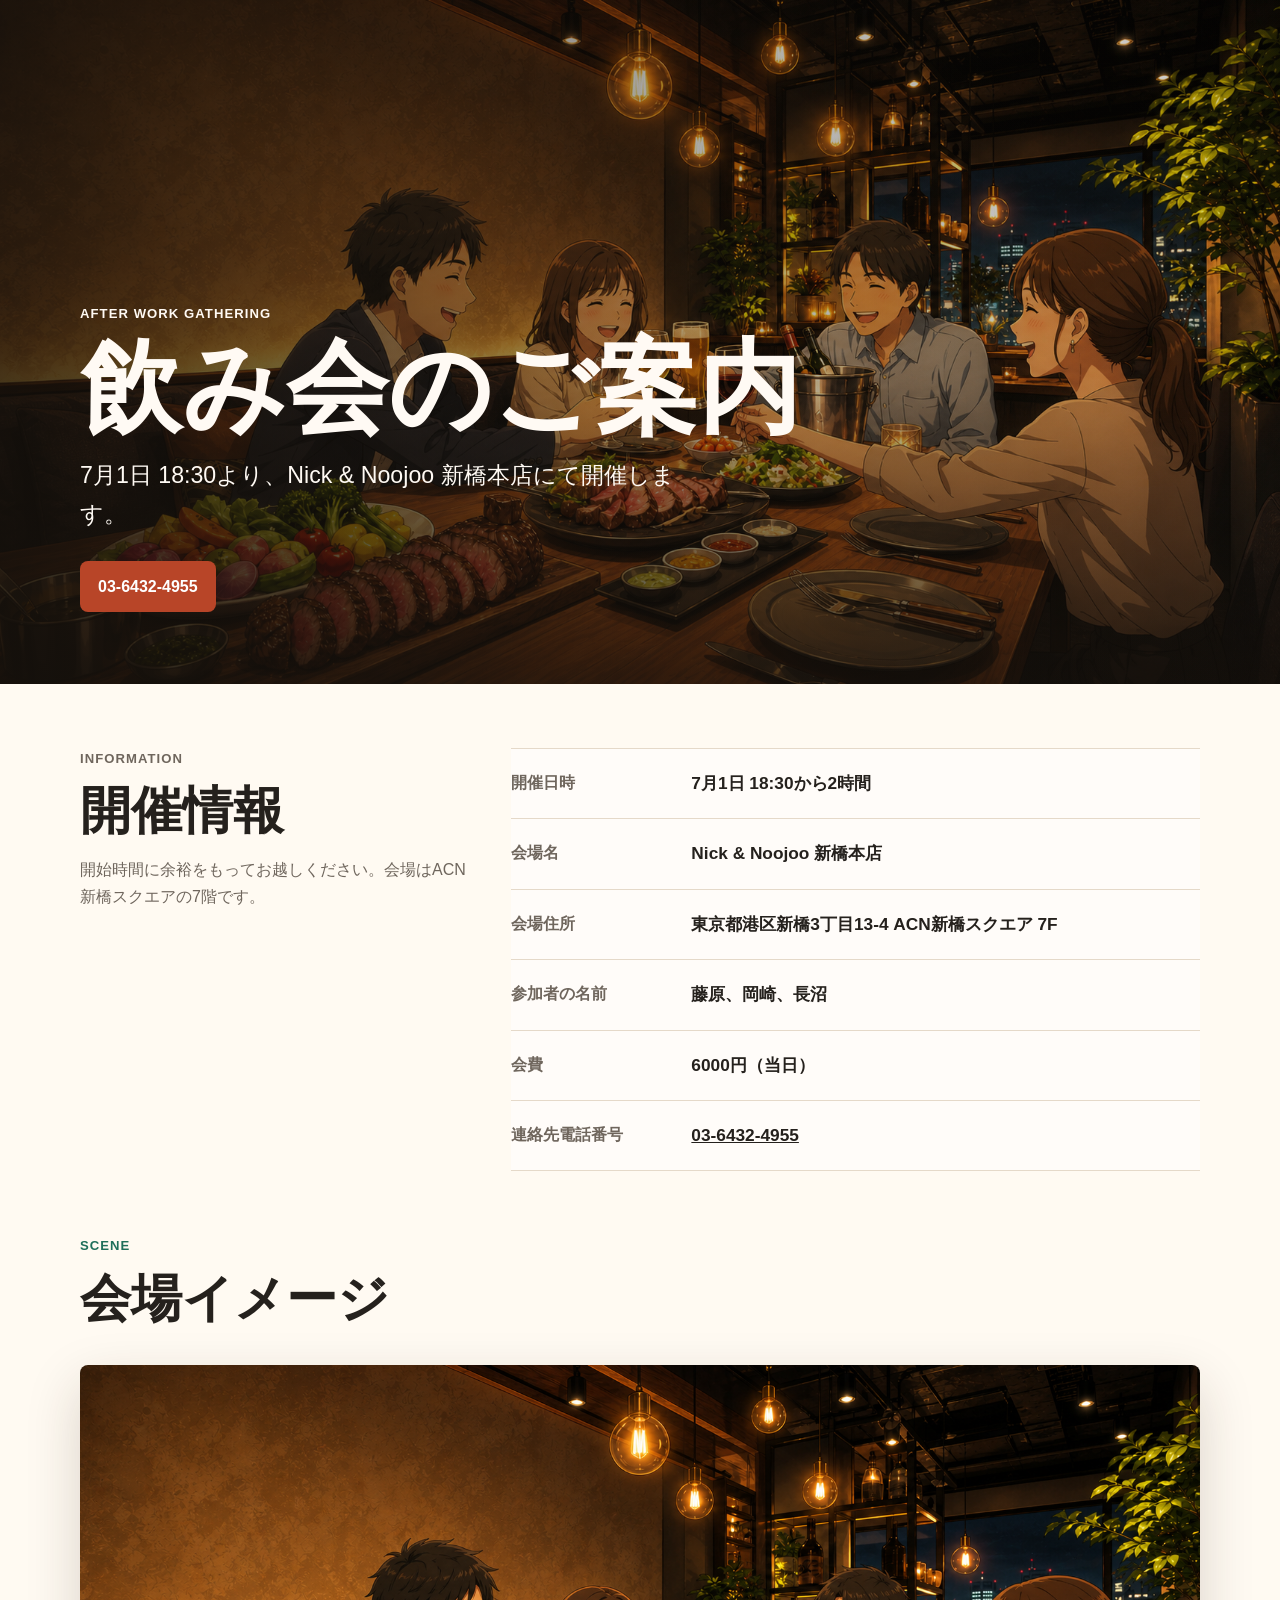
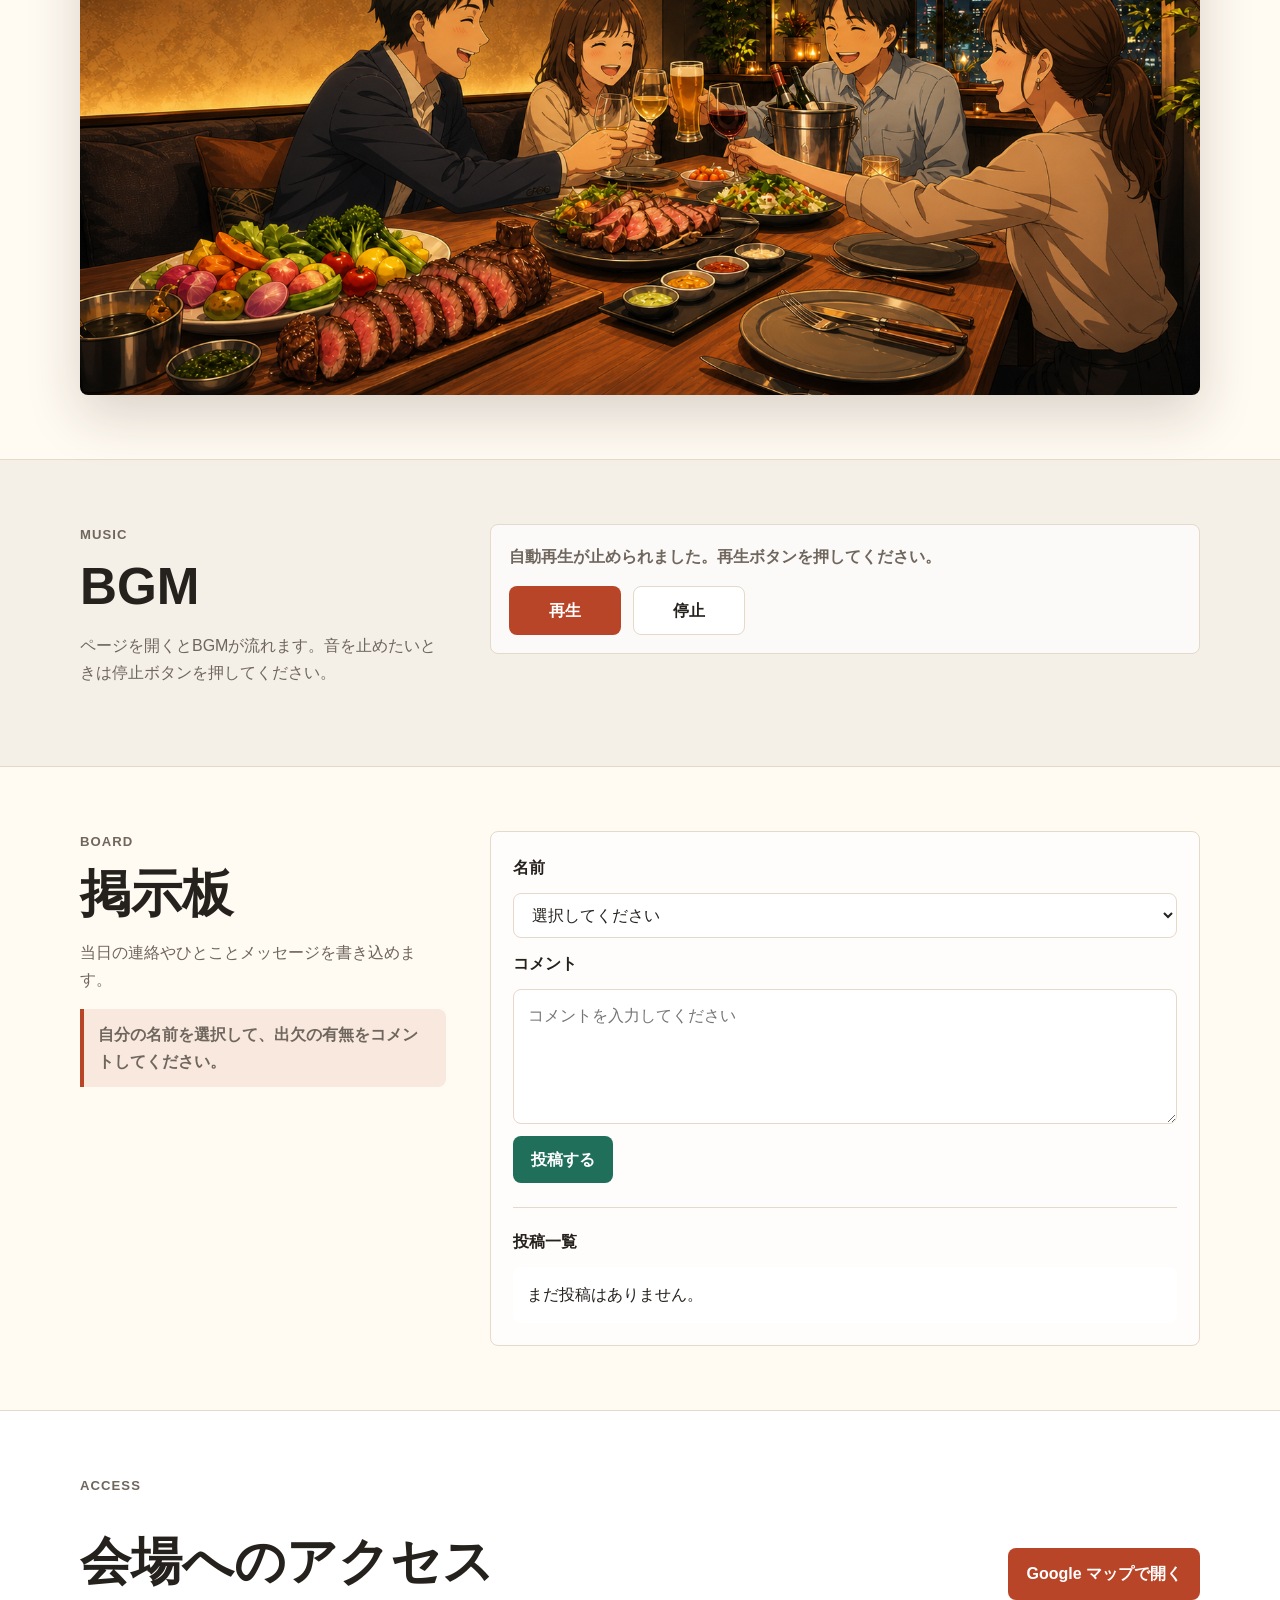
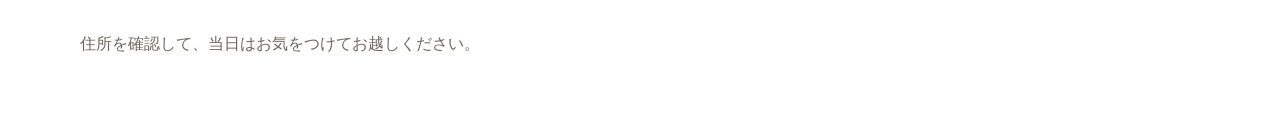
<file: index.html>
<!doctype html>
<html lang="ja">
<head>
  <meta charset="utf-8">
  <meta name="viewport" content="width=device-width, initial-scale=1">
  <title>飲み会のご案内 | Nick & Noojoo 新橋本店</title>
  <link rel="stylesheet" href="styles.css">
</head>
<body>
  <main>
    <section class="hero" aria-label="飲み会のご案内">
      <img src="assets/nick-noojoo-anime-people.png" alt="" class="hero__image">
      <div class="hero__overlay"></div>
      <div class="hero__content">
        <p class="eyebrow">After Work Gathering</p>
        <h1>飲み会のご案内</h1>
        <p class="lead">7月1日 18:30より、Nick &amp; Noojoo 新橋本店にて開催します。</p>
        <a class="primary-link" href="tel:0364324955">03-6432-4955</a>
      </div>
    </section>

    <section class="details" aria-label="開催情報">
      <div class="details__inner">
        <div class="summary">
          <p class="section-label">Information</p>
          <h2>開催情報</h2>
          <p>開始時間に余裕をもってお越しください。会場はACN新橋スクエアの7階です。</p>
        </div>

        <dl class="info-list">
          <div>
            <dt>開催日時</dt>
            <dd>7月1日 18:30から2時間</dd>
          </div>
          <div>
            <dt>会場名</dt>
            <dd>Nick &amp; Noojoo 新橋本店</dd>
          </div>
          <div>
            <dt>会場住所</dt>
            <dd>東京都港区新橋3丁目13-4 ACN新橋スクエア 7F</dd>
          </div>
          <div>
            <dt>参加者の名前</dt>
            <dd>藤原、岡崎、長沼</dd>
          </div>
          <div>
            <dt>会費</dt>
            <dd>6000円（当日）</dd>
          </div>
          <div>
            <dt>連絡先電話番号</dt>
            <dd><a href="tel:0364324955">03-6432-4955</a></dd>
          </div>
        </dl>
      </div>
    </section>

    <section class="venue-image" aria-label="会場イメージ">
      <div class="venue-image__inner">
        <div>
          <p class="section-label">Scene</p>
          <h2>会場イメージ</h2>
        </div>
        <img src="assets/nick-noojoo-anime-people.png" alt="Nick &amp; Noojoo 新橋本店で飲み会を楽しむ参加者のイメージ">
      </div>
    </section>

    <section class="music" aria-label="BGM">
      <div class="music__inner">
        <div>
          <p class="section-label">Music</p>
          <h2>BGM</h2>
          <p>ページを開くとBGMが流れます。音を止めたいときは停止ボタンを押してください。</p>
        </div>
        <div class="bgm-panel">
          <audio id="bgm-audio" autoplay loop preload="auto">
            <source src="assets/%E5%A4%9C%E6%99%AF%E3%83%80%E3%82%A4%E3%83%8B%E3%83%B3%E3%82%B001.mp3" type="audio/mpeg">
          </audio>
          <p id="bgm-status" class="bgm-status" aria-live="polite">BGMを自動再生しています。</p>
          <div class="bgm-controls" aria-label="BGM操作">
            <button id="bgm-play" class="music-button" type="button">再生</button>
            <button id="bgm-stop" class="music-button music-button--secondary" type="button">停止</button>
          </div>
        </div>
      </div>
    </section>

    <section class="board" aria-label="掲示板">
      <div class="board__inner">
        <div>
          <p class="section-label">Board</p>
          <h2>掲示板</h2>
          <p>当日の連絡やひとことメッセージを書き込めます。</p>
          <p class="notice">自分の名前を選択して、出欠の有無をコメントしてください。</p>
        </div>
        <div class="board-panel">
          <form id="board-form" class="board-form">
            <label for="board-name">名前</label>
            <select id="board-name" name="name" required>
              <option value="">選択してください</option>
              <option value="藤原">藤原</option>
              <option value="岡崎">岡崎</option>
              <option value="長沼">長沼</option>
            </select>

            <label for="board-comment">コメント</label>
            <textarea id="board-comment" name="comment" rows="4" placeholder="コメントを入力してください" required></textarea>

            <button class="submit-button" type="submit">投稿する</button>
          </form>
          <div class="comment-list-wrap">
            <h3>投稿一覧</h3>
            <ul id="comment-list" class="comment-list"></ul>
          </div>
        </div>
      </div>
    </section>

    <section class="access" aria-label="アクセス">
      <div class="access__inner">
        <p class="section-label">Access</p>
        <h2>会場へのアクセス</h2>
        <p>住所を確認して、当日はお気をつけてお越しください。</p>
        <a class="map-link" href="https://www.google.com/maps/search/?api=1&query=%E6%9D%B1%E4%BA%AC%E9%83%BD%E6%B8%AF%E5%8C%BA%E6%96%B0%E6%A9%8B3%E4%B8%81%E7%9B%AE13-4%20ACN%E6%96%B0%E6%A9%8B%E3%82%B9%E3%82%AF%E3%82%A8%E3%82%A2%207F" target="_blank" rel="noreferrer">Google マップで開く</a>
      </div>
    </section>
  </main>
  <script>
    const bgmAudio = document.getElementById("bgm-audio");
    const bgmPlay = document.getElementById("bgm-play");
    const bgmStop = document.getElementById("bgm-stop");
    const bgmStatus = document.getElementById("bgm-status");
    const boardForm = document.getElementById("board-form");
    const boardName = document.getElementById("board-name");
    const boardComment = document.getElementById("board-comment");
    const commentList = document.getElementById("comment-list");
    const commentStorageKey = "nomi-board-comments";

    function updateBgmStatus(message) {
      bgmStatus.textContent = message;
    }

    function playBgm() {
      bgmAudio.volume = 0.45;
      bgmAudio.play()
        .then(() => updateBgmStatus("BGMを再生しています。"))
        .catch(() => updateBgmStatus("自動再生が止められました。再生ボタンを押してください。"));
    }

    function stopBgm() {
      bgmAudio.pause();
      bgmAudio.currentTime = 0;
      updateBgmStatus("BGMを停止しました。");
    }

    bgmPlay.addEventListener("click", playBgm);
    bgmStop.addEventListener("click", stopBgm);
    window.addEventListener("DOMContentLoaded", playBgm);

    function loadComments() {
      try {
        return JSON.parse(localStorage.getItem(commentStorageKey)) || [];
      } catch {
        return [];
      }
    }

    function saveComments(comments) {
      localStorage.setItem(commentStorageKey, JSON.stringify(comments));
    }

    function renderComments() {
      const comments = loadComments();
      commentList.innerHTML = "";

      if (comments.length === 0) {
        const emptyItem = document.createElement("li");
        emptyItem.className = "comment-empty";
        emptyItem.textContent = "まだ投稿はありません。";
        commentList.append(emptyItem);
        return;
      }

      comments.forEach((comment) => {
        const item = document.createElement("li");
        item.className = "comment-item";

        const meta = document.createElement("p");
        meta.className = "comment-meta";
        meta.textContent = `${comment.name} / ${comment.date}`;

        const body = document.createElement("p");
        body.className = "comment-body";
        body.textContent = comment.text;

        item.append(meta, body);
        commentList.append(item);
      });
    }

    boardForm.addEventListener("submit", (event) => {
      event.preventDefault();

      const name = boardName.value;
      const text = boardComment.value.trim();
      if (!name || !text) {
        return;
      }

      const comments = loadComments();
      comments.unshift({
        name,
        text,
        date: new Date().toLocaleString("ja-JP", {
          month: "numeric",
          day: "numeric",
          hour: "2-digit",
          minute: "2-digit"
        })
      });
      saveComments(comments);
      boardComment.value = "";
      renderComments();
    });

    renderComments();
  </script>
</body>
</html>
</file>
<file: styles.css>
:root {
  color-scheme: light;
  --ink: #25211d;
  --muted: #6f665d;
  --paper: #fffaf2;
  --panel: #ffffff;
  --line: #e5d9c9;
  --accent: #b84528;
  --accent-dark: #8f321e;
  --green: #1f6f5a;
}

* {
  box-sizing: border-box;
}

body {
  margin: 0;
  font-family: "Yu Gothic", "Hiragino Kaku Gothic ProN", Meiryo, sans-serif;
  color: var(--ink);
  background: var(--paper);
  line-height: 1.7;
}

a {
  color: inherit;
}

.hero {
  position: relative;
  min-height: 76vh;
  display: grid;
  align-items: end;
  overflow: hidden;
  background: #211a16;
}

.hero__image {
  position: absolute;
  inset: 0;
  width: 100%;
  height: 100%;
  object-fit: cover;
}

.hero__overlay {
  position: absolute;
  inset: 0;
  background:
    linear-gradient(90deg, rgba(22, 17, 12, 0.78), rgba(22, 17, 12, 0.34) 52%, rgba(22, 17, 12, 0.12)),
    linear-gradient(0deg, rgba(22, 17, 12, 0.68), rgba(22, 17, 12, 0.04) 42%);
}

.hero__content {
  position: relative;
  width: min(1120px, calc(100% - 40px));
  margin: 0 auto;
  padding: 0 0 72px;
  color: #fffaf4;
}

.eyebrow,
.section-label {
  margin: 0 0 12px;
  font-size: 0.82rem;
  font-weight: 700;
  letter-spacing: 0.08em;
  text-transform: uppercase;
}

h1,
h2,
p {
  margin-top: 0;
}

h1 {
  max-width: 760px;
  margin-bottom: 18px;
  font-size: clamp(3rem, 8vw, 6.8rem);
  line-height: 0.98;
  letter-spacing: 0;
}

.lead {
  max-width: 620px;
  margin-bottom: 26px;
  font-size: clamp(1.1rem, 2.3vw, 1.45rem);
}

.primary-link,
.map-link {
  display: inline-flex;
  align-items: center;
  min-height: 48px;
  padding: 12px 18px;
  border-radius: 8px;
  background: var(--accent);
  color: #fff;
  font-weight: 700;
  text-decoration: none;
}

.primary-link:hover,
.map-link:hover {
  background: var(--accent-dark);
}

.details,
.venue-image,
.music,
.board,
.access {
  padding: 64px 20px;
}

.details__inner,
.venue-image__inner,
.music__inner,
.board__inner,
.access__inner {
  width: min(1120px, 100%);
  margin: 0 auto;
}

.details__inner {
  display: grid;
  grid-template-columns: minmax(240px, 0.72fr) minmax(320px, 1.28fr);
  gap: 44px;
  align-items: start;
}

.summary h2,
.venue-image h2,
.music h2,
.board h2,
.access h2 {
  margin-bottom: 16px;
  font-size: clamp(2rem, 4vw, 3.4rem);
  line-height: 1.12;
  letter-spacing: 0;
}

.summary p,
.music p,
.board p,
.access p {
  color: var(--muted);
}

.section-label {
  color: var(--green);
}

.info-list {
  margin: 0;
  border-top: 1px solid var(--line);
  background: rgba(255, 255, 255, 0.54);
}

.info-list div {
  display: grid;
  grid-template-columns: 160px 1fr;
  gap: 20px;
  padding: 20px 0;
  border-bottom: 1px solid var(--line);
}

.info-list dt {
  color: var(--muted);
  font-weight: 700;
}

.info-list dd {
  margin: 0;
  font-size: 1.08rem;
  font-weight: 700;
}

.venue-image {
  padding-top: 0;
}

.venue-image__inner {
  display: grid;
  gap: 22px;
}

.venue-image img {
  display: block;
  width: 100%;
  aspect-ratio: 16 / 9;
  object-fit: cover;
  border-radius: 8px;
  box-shadow: 0 20px 54px rgba(48, 33, 20, 0.18);
}

.music {
  background: #f4efe7;
  border-top: 1px solid var(--line);
}

.music__inner {
  display: grid;
  grid-template-columns: minmax(240px, 0.68fr) minmax(320px, 1.32fr);
  gap: 44px;
  align-items: start;
}

.bgm-panel {
  padding: 18px;
  border: 1px solid var(--line);
  border-radius: 8px;
  background: rgba(255, 255, 255, 0.72);
}

.bgm-status {
  margin-bottom: 16px;
  font-weight: 700;
}

.bgm-controls {
  display: flex;
  flex-wrap: wrap;
  gap: 12px;
}

.music-button {
  min-width: 112px;
  min-height: 46px;
  padding: 10px 18px;
  border: 0;
  border-radius: 8px;
  background: var(--accent);
  color: #fff;
  font: inherit;
  font-weight: 700;
  cursor: pointer;
}

.music-button:hover {
  background: var(--accent-dark);
}

.music-button--secondary {
  border: 1px solid var(--line);
  background: #fff;
  color: var(--ink);
}

.music-button--secondary:hover {
  background: #f1e8dc;
}

.board {
  background: var(--paper);
  border-top: 1px solid var(--line);
}

.board__inner {
  display: grid;
  grid-template-columns: minmax(240px, 0.68fr) minmax(320px, 1.32fr);
  gap: 44px;
  align-items: start;
}

.board-panel {
  display: grid;
  gap: 24px;
  padding: 22px;
  border: 1px solid var(--line);
  border-radius: 8px;
  background: rgba(255, 255, 255, 0.72);
}

.board-form {
  display: grid;
  gap: 12px;
}

.board-form label {
  font-weight: 700;
}

.board-form select,
.board-form textarea {
  width: 100%;
  border: 1px solid var(--line);
  border-radius: 8px;
  padding: 12px 14px;
  color: var(--ink);
  background: #fff;
  font: inherit;
}

.board-form textarea {
  resize: vertical;
  min-height: 116px;
}

.submit-button {
  justify-self: start;
  min-height: 46px;
  padding: 10px 18px;
  border: 0;
  border-radius: 8px;
  background: var(--green);
  color: #fff;
  font: inherit;
  font-weight: 700;
  cursor: pointer;
}

.submit-button:hover {
  background: #185744;
}

.comment-list-wrap {
  border-top: 1px solid var(--line);
  padding-top: 20px;
}

.comment-list-wrap h3 {
  margin: 0 0 12px;
  font-size: 1rem;
}

.comment-list {
  display: grid;
  gap: 12px;
  margin: 0;
  padding: 0;
  list-style: none;
}

.comment-item,
.comment-empty {
  padding: 14px;
  border-radius: 8px;
  background: #fff;
}

.comment-meta {
  margin-bottom: 6px;
  color: var(--green);
  font-size: 0.9rem;
  font-weight: 700;
}

.comment-body {
  margin-bottom: 0;
  color: var(--ink);
  white-space: pre-wrap;
}

.notice {
  padding: 12px 14px;
  border-left: 4px solid var(--accent);
  border-radius: 0 8px 8px 0;
  background: rgba(184, 69, 40, 0.1);
  color: var(--ink);
  font-weight: 700;
}

.access {
  background: var(--panel);
  border-top: 1px solid var(--line);
}

.access__inner {
  display: grid;
  grid-template-columns: 1fr auto;
  gap: 24px;
  align-items: end;
}

.access .section-label,
.access h2,
.access p {
  grid-column: 1;
}

.access .map-link {
  grid-column: 2;
  grid-row: 1 / span 3;
  align-self: center;
}

@media (max-width: 760px) {
  .hero {
    min-height: 68vh;
  }

  .hero__overlay {
    background:
      linear-gradient(0deg, rgba(22, 17, 12, 0.82), rgba(22, 17, 12, 0.18)),
      linear-gradient(90deg, rgba(22, 17, 12, 0.58), rgba(22, 17, 12, 0.2));
  }

  .hero__content {
    width: min(100% - 28px, 1120px);
    padding-bottom: 46px;
  }

  .details,
  .venue-image,
  .music,
  .board,
  .access {
    padding: 44px 14px;
  }

  .details__inner,
  .music__inner,
  .board__inner,
  .access__inner {
    grid-template-columns: 1fr;
    gap: 26px;
  }

  .info-list div {
    grid-template-columns: 1fr;
    gap: 4px;
    padding: 16px 0;
  }

  .access .section-label,
  .access h2,
  .access p,
  .access .map-link {
    grid-column: 1;
    grid-row: auto;
  }

  .map-link,
  .primary-link,
  .submit-button {
    width: 100%;
    justify-content: center;
  }
}
</file>
